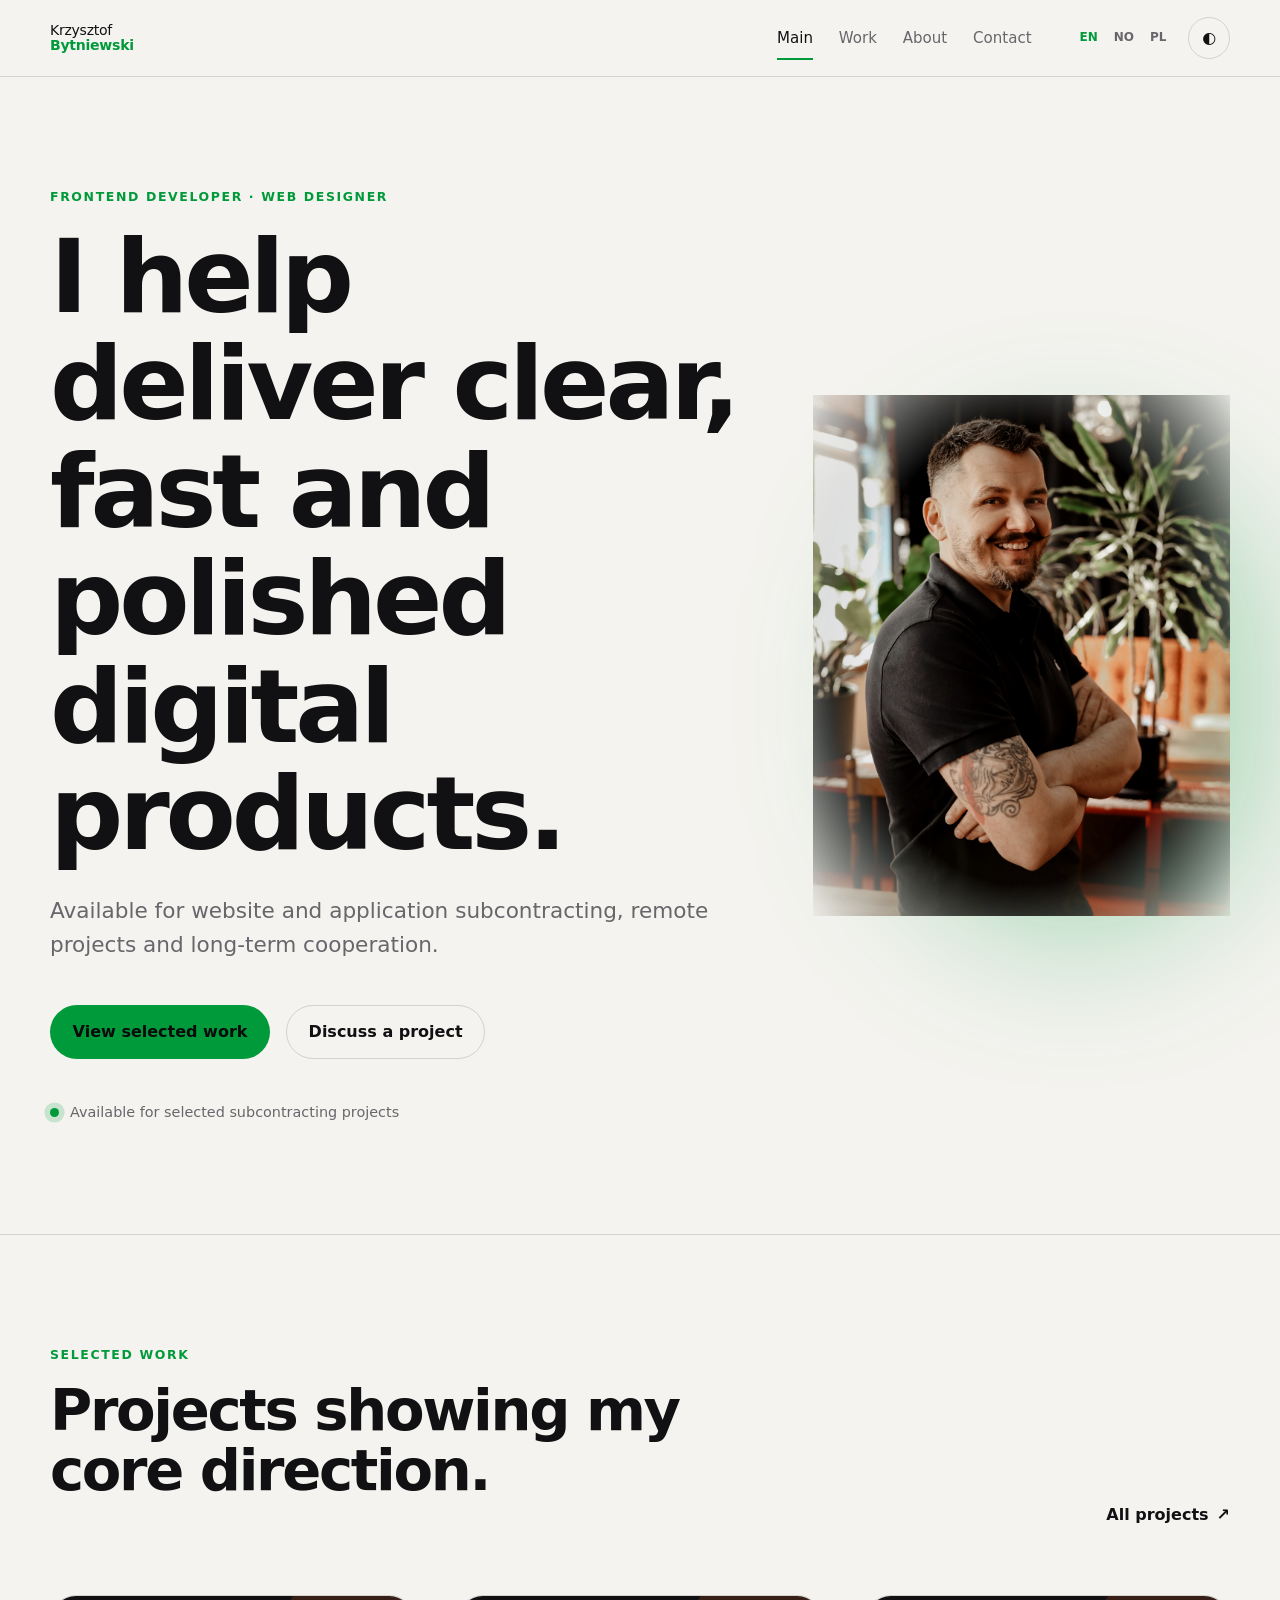
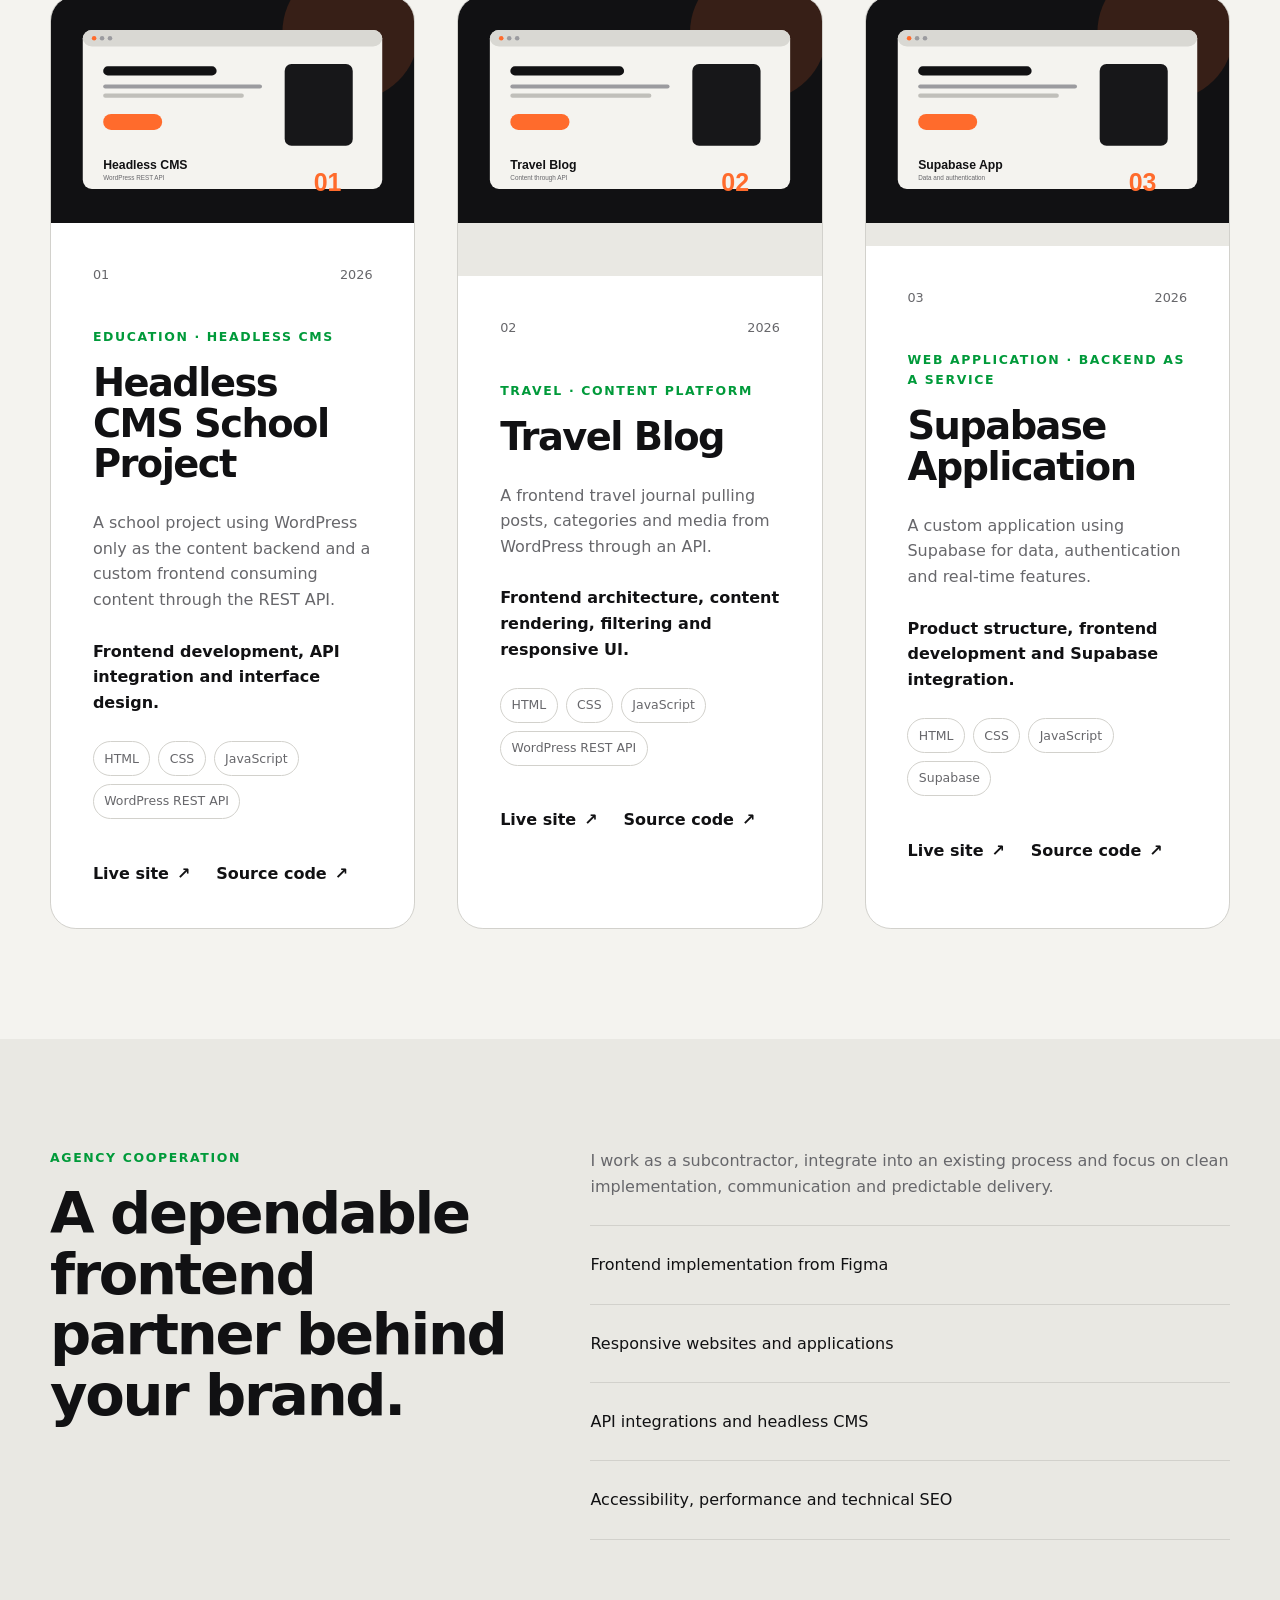
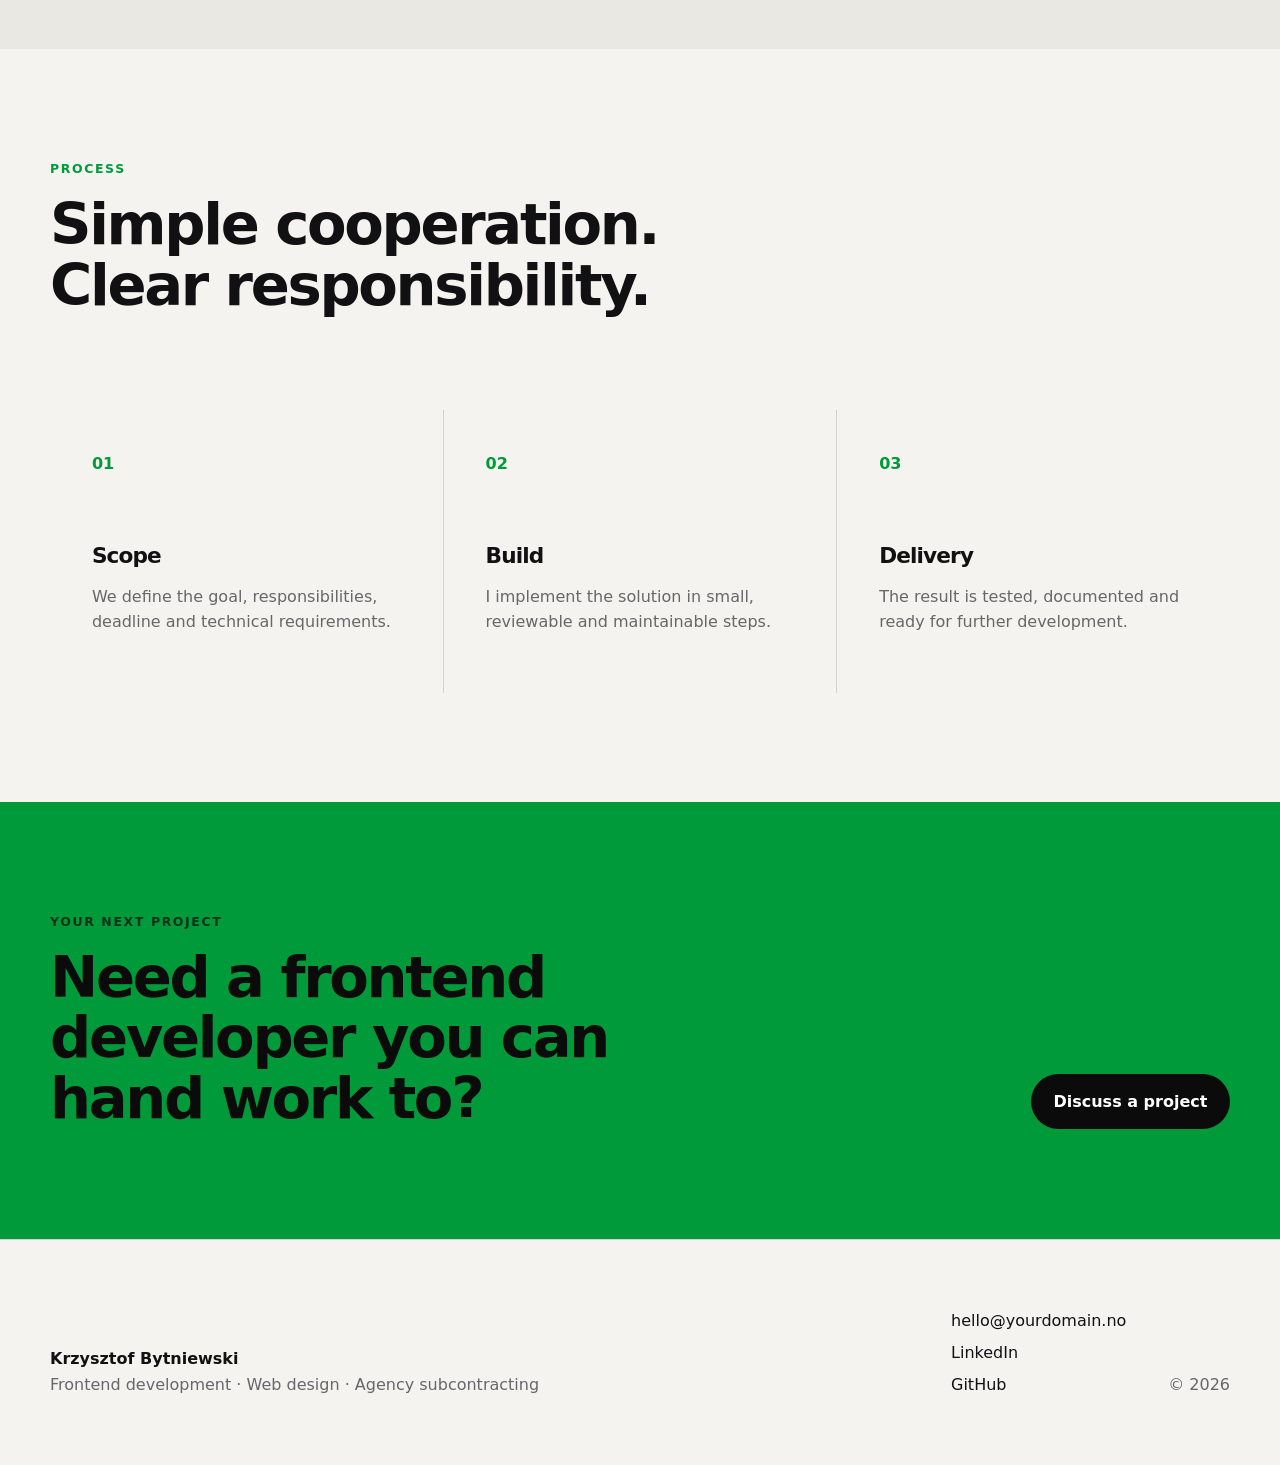
<file: index.html>
<!doctype html>
<html lang="en" data-theme="dark">
  <head>
    <meta charset="utf-8" />
    <meta name="viewport" content="width=device-width, initial-scale=1" />
    <meta
      name="description"
      content="Frontend developer and web designer available for agency subcontracting."
    />
    <title>Krzysztof Bytniewski — Frontend Developer</title>
    <link rel="icon" href="assets/images/favicon.svg" type="image/svg+xml" />
    <link rel="stylesheet" href="assets/css/styles.css" />
    <script src="assets/js/content.js" defer></script>
    <script src="assets/js/main.js" defer></script>
  </head>
  <body data-page="home">
    <a class="skip-link" href="#main-content" data-i18n="common.skip"
      >Skip to content</a
    >

    <header class="site-header" data-site-header></header>

    <main id="main-content">
      <section class="hero section">
        <div class="container hero__grid">
          <div class="hero__content">
            <p class="eyebrow" data-i18n="home.eyebrow">
              Frontend developer · Web designer
            </p>
            <h1 data-i18n="home.title">
              I deliver clear anf fast front-end products
            </h1>
            <p class="hero__lead" data-i18n="home.lead">
              Available for website and application subcontracting, remote
              projects and long-term cooperation.
            </p>

            <div class="button-row">
              <a
                class="button button--primary"
                href="work.html"
                data-i18n="common.viewWork"
                >View selected work</a
              >
              <a
                class="button button--ghost"
                href="contact.html"
                data-i18n="common.contactMe"
                >Discuss a project</a
              >
            </div>

            <div class="availability">
              <span class="availability__dot" aria-hidden="true"></span>
              <span data-i18n="home.availability"
                >Available for selected subcontracting projects</span
              >
            </div>
          </div>

          <div class="portrait portrait--home">
            <img
              src="assets/images/krzysztof-main.webp"
              alt="Portrait of Krzysztof Bytniewski"
              data-i18n-alt="home.photoAlt"
            />
          </div>
        </div>
      </section>

      <section class="section section--bordered">
        <div class="container">
          <div class="section-heading">
            <div>
              <p class="eyebrow" data-i18n="home.workEyebrow">Selected work</p>
              <h2 data-i18n="home.workTitle">
                Projects showing my core direction.
              </h2>
            </div>
            <a class="text-link" href="work.html" data-i18n="common.allProjects"
              >All projects</a
            >
          </div>

          <div class="project-grid" data-project-list data-limit="3"></div>
        </div>
      </section>

      <section class="section section--muted">
        <div class="container split">
          <div>
            <p class="eyebrow" data-i18n="home.cooperationEyebrow">
              Agency cooperation
            </p>
            <h2 data-i18n="home.cooperationTitle">
              A dependable frontend partner behind your brand.
            </h2>
          </div>

          <div class="stack">
            <p data-i18n="home.cooperationText">
              I work as a subcontractor, integrate into an existing process and
              focus on clean implementation, communication and predictable
              delivery.
            </p>

            <ul class="feature-list">
              <li data-i18n="home.cooperationItem1">
                Frontend implementation from Figma
              </li>
              <li data-i18n="home.cooperationItem2">
                Responsive websites and applications
              </li>
              <li data-i18n="home.cooperationItem3">
                API integrations and headless CMS
              </li>
              <li data-i18n="home.cooperationItem4">
                Accessibility, performance and technical SEO
              </li>
            </ul>
          </div>
        </div>
      </section>

      <section class="section">
        <div class="container">
          <div class="section-heading">
            <div>
              <p class="eyebrow" data-i18n="home.processEyebrow">Process</p>
              <h2 data-i18n="home.processTitle">
                Simple cooperation. Clear responsibility.
              </h2>
            </div>
          </div>

          <div class="process-grid">
            <article class="process-card">
              <span>01</span>
              <h3 data-i18n="home.process1Title">Scope</h3>
              <p data-i18n="home.process1Text">
                We define the goal, responsibilities, deadline and technical
                requirements.
              </p>
            </article>

            <article class="process-card">
              <span>02</span>
              <h3 data-i18n="home.process2Title">Build</h3>
              <p data-i18n="home.process2Text">
                I implement the solution in small, reviewable and maintainable
                steps.
              </p>
            </article>

            <article class="process-card">
              <span>03</span>
              <h3 data-i18n="home.process3Title">Delivery</h3>
              <p data-i18n="home.process3Text">
                The result is tested, documented and ready for further
                development.
              </p>
            </article>
          </div>
        </div>
      </section>

      <section class="cta section section--accent">
        <div class="container cta__inner">
          <div>
            <p class="eyebrow" data-i18n="common.nextProject">
              Your next project
            </p>
            <h2 data-i18n="home.ctaTitle">
              Need a frontend developer you can hand work to?
            </h2>
          </div>
          <a
            class="button button--dark"
            href="contact.html"
            data-i18n="common.contactMe"
            >Discuss a project</a
          >
        </div>
      </section>
    </main>

    <footer class="site-footer" data-site-footer></footer>
  </body>
</html>
</file>
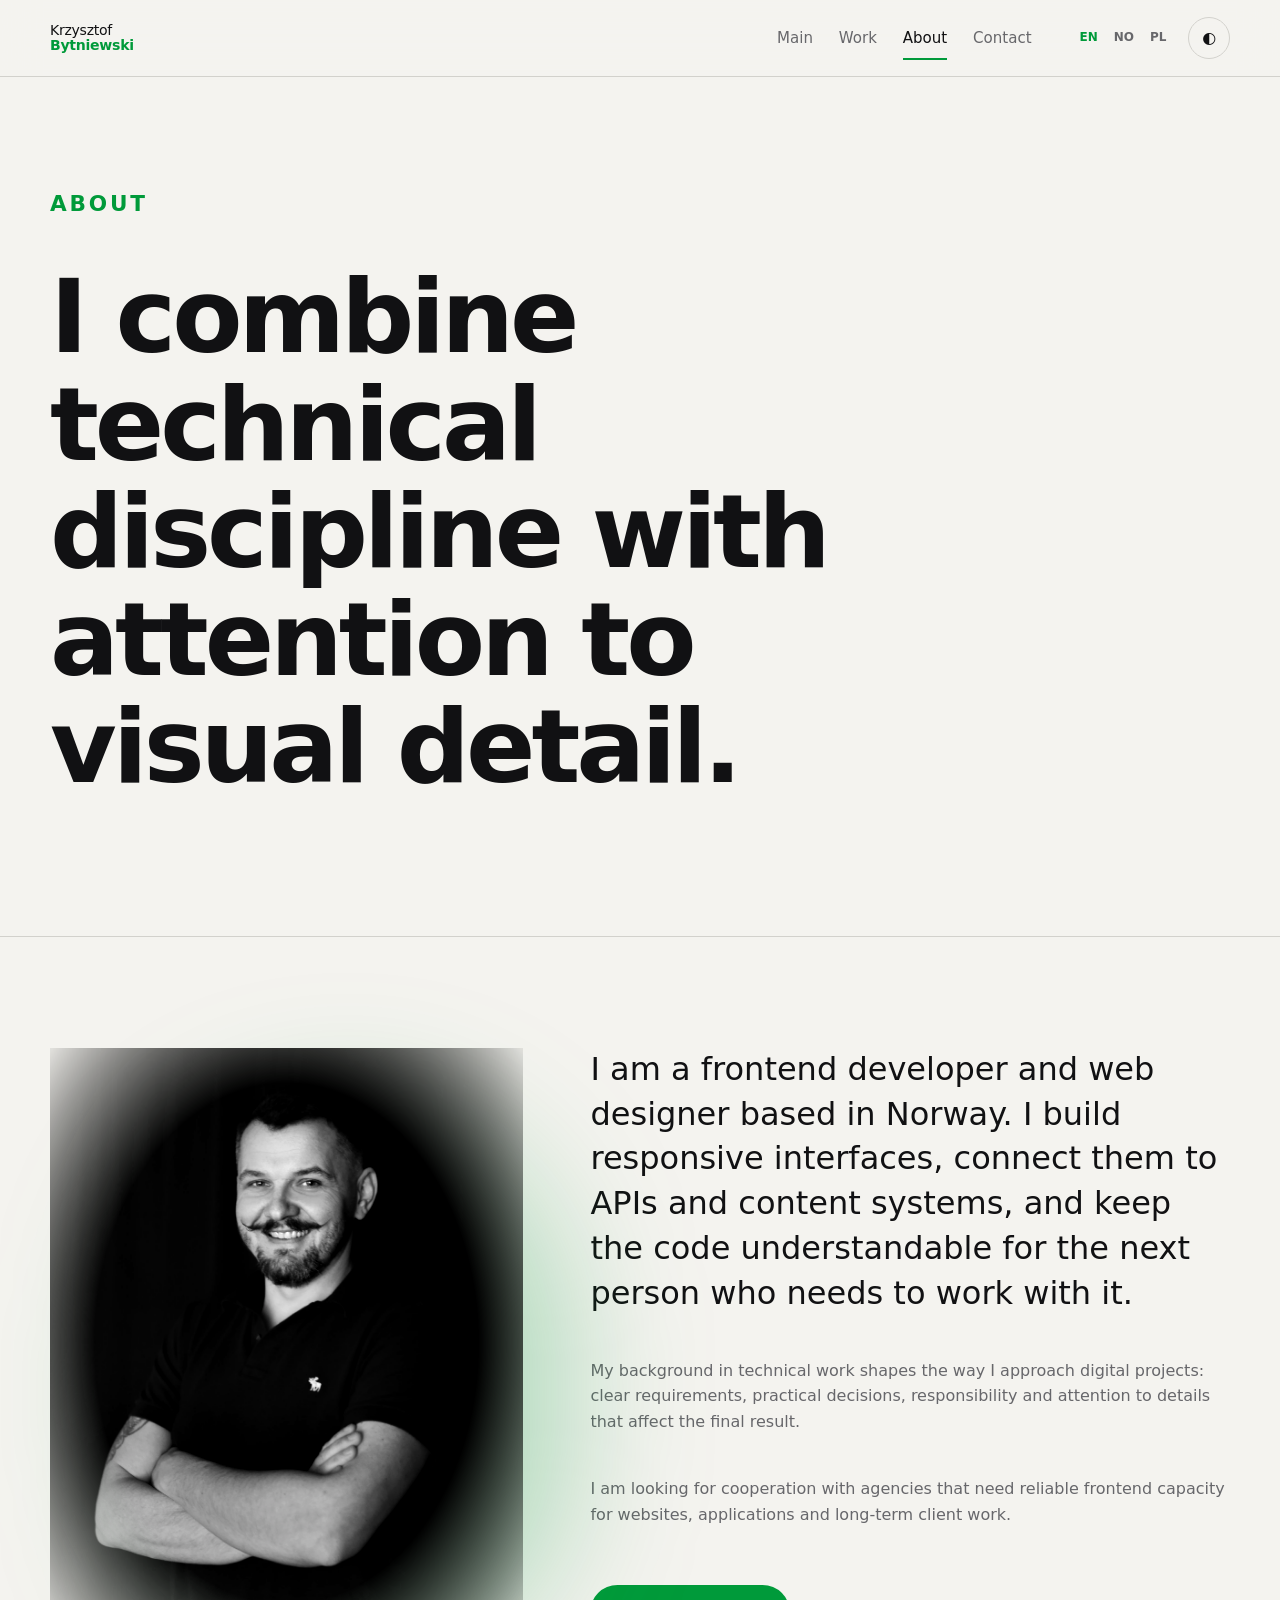
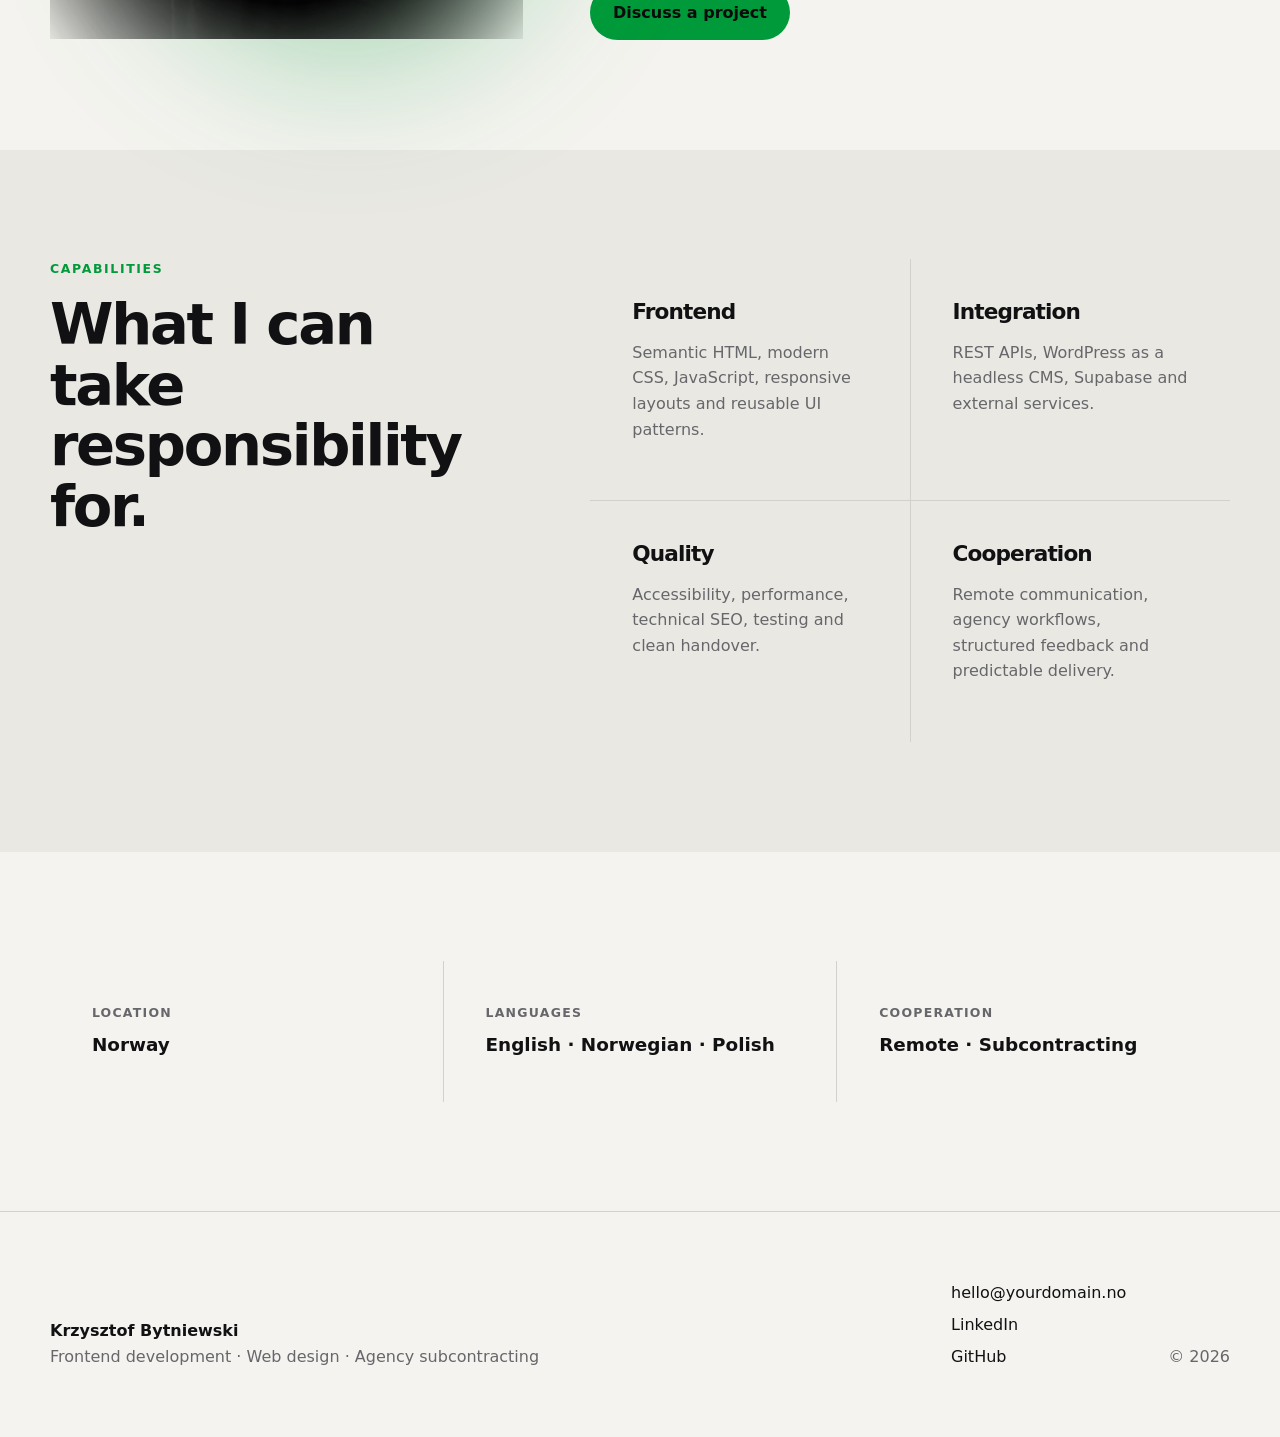
<file: about.html>
<!doctype html>
<html lang="en" data-theme="dark">
  <head>
    <meta charset="utf-8" />
    <meta name="viewport" content="width=device-width, initial-scale=1" />
    <meta
      name="description"
      content="About Krzysztof Bytniewski, frontend developer and web designer based in Norway."
    />
    <title>About — Krzysztof Bytniewski</title>
    <link rel="icon" href="assets/images/favicon.svg" type="image/svg+xml" />
    <link rel="stylesheet" href="assets/css/styles.css" />
    <script src="assets/js/content.js" defer></script>
    <script src="assets/js/main.js" defer></script>
  </head>
  <body data-page="about">
    <a class="skip-link" href="#main-content" data-i18n="common.skip"
      >Skip to content</a
    >
    <header class="site-header" data-site-header></header>

    <main id="main-content">
      <section class="page-hero section">
        <div class="container page-hero__inner">
          <p class="eyebrow" data-i18n="about.eyebrow">About</p>
          <h1 data-i18n="about.title">
            I combine technical discipline with attention to visual detail.
          </h1>
        </div>
      </section>

      <section class="section section--bordered">
        <div class="container about-grid">
          <div class="portrait portrait--about">
            <img
              src="assets/images/krzysztof-about.webp"
              alt="Krzysztof Bytniewski on a dark background"
              data-i18n-alt="about.photoAlt"
            />
          </div>

          <div class="stack stack--large">
            <p class="about-intro" data-i18n="about.intro">
              I am a frontend developer and web designer based in Norway. I
              build responsive interfaces, connect them to APIs and content
              systems, and keep the code understandable for the next person who
              needs to work with it.
            </p>

            <p data-i18n="about.text1">
              I gratuated Front End Development at NOROFF School of digital
              media. My background in technical work shapes the way I approach
              digital projects: clear requirements, practical decisions,
              responsibility and attention to details that affect the final
              result.
            </p>

            <p data-i18n="about.text2">
              I am looking for cooperation with agencies that need reliable
              frontend capacity for websites, applications and long-term client
              work.
            </p>

            <a
              class="button button--primary button--fit"
              href="contact.html"
              data-i18n="common.contactMe"
              >Discuss a project</a
            >
          </div>
        </div>
      </section>

      <section class="section section--muted">
        <div class="container split">
          <div>
            <p class="eyebrow" data-i18n="about.skillsEyebrow">Capabilities</p>
            <h2 data-i18n="about.skillsTitle">
              What I can take responsibility for.
            </h2>
          </div>

          <div class="skills-grid">
            <div>
              <h3 data-i18n="about.skill1Title">Frontend</h3>
              <p data-i18n="about.skill1Text">
                Semantic HTML, modern CSS, JavaScript, responsive layouts and
                reusable UI patterns.
              </p>
            </div>
            <div>
              <h3 data-i18n="about.skill2Title">Integration</h3>
              <p data-i18n="about.skill2Text">
                REST APIs, WordPress as a headless CMS, Supabase and external
                services.
              </p>
            </div>
            <div>
              <h3 data-i18n="about.skill3Title">Quality</h3>
              <p data-i18n="about.skill3Text">
                Accessibility, performance, technical SEO, testing and clean
                handover.
              </p>
            </div>
            <div>
              <h3 data-i18n="about.skill4Title">Cooperation</h3>
              <p data-i18n="about.skill4Text">
                Remote communication, agency workflows, structured feedback and
                predictable delivery.
              </p>
            </div>
          </div>
        </div>
      </section>

      <section class="section">
        <div class="container facts-grid">
          <div>
            <span data-i18n="about.fact1Label">Location</span>
            <strong data-i18n="about.fact1Value">Norway</strong>
          </div>
          <div>
            <span data-i18n="about.fact2Label">Languages</span>
            <strong data-i18n="about.fact2Value"
              >English · Norwegian · Polish</strong
            >
          </div>
          <div>
            <span data-i18n="about.fact3Label">Cooperation</span>
            <strong data-i18n="about.fact3Value"
              >Remote · Subcontracting</strong
            >
          </div>
        </div>
      </section>
    </main>

    <footer class="site-footer" data-site-footer></footer>
  </body>
</html>
</file>
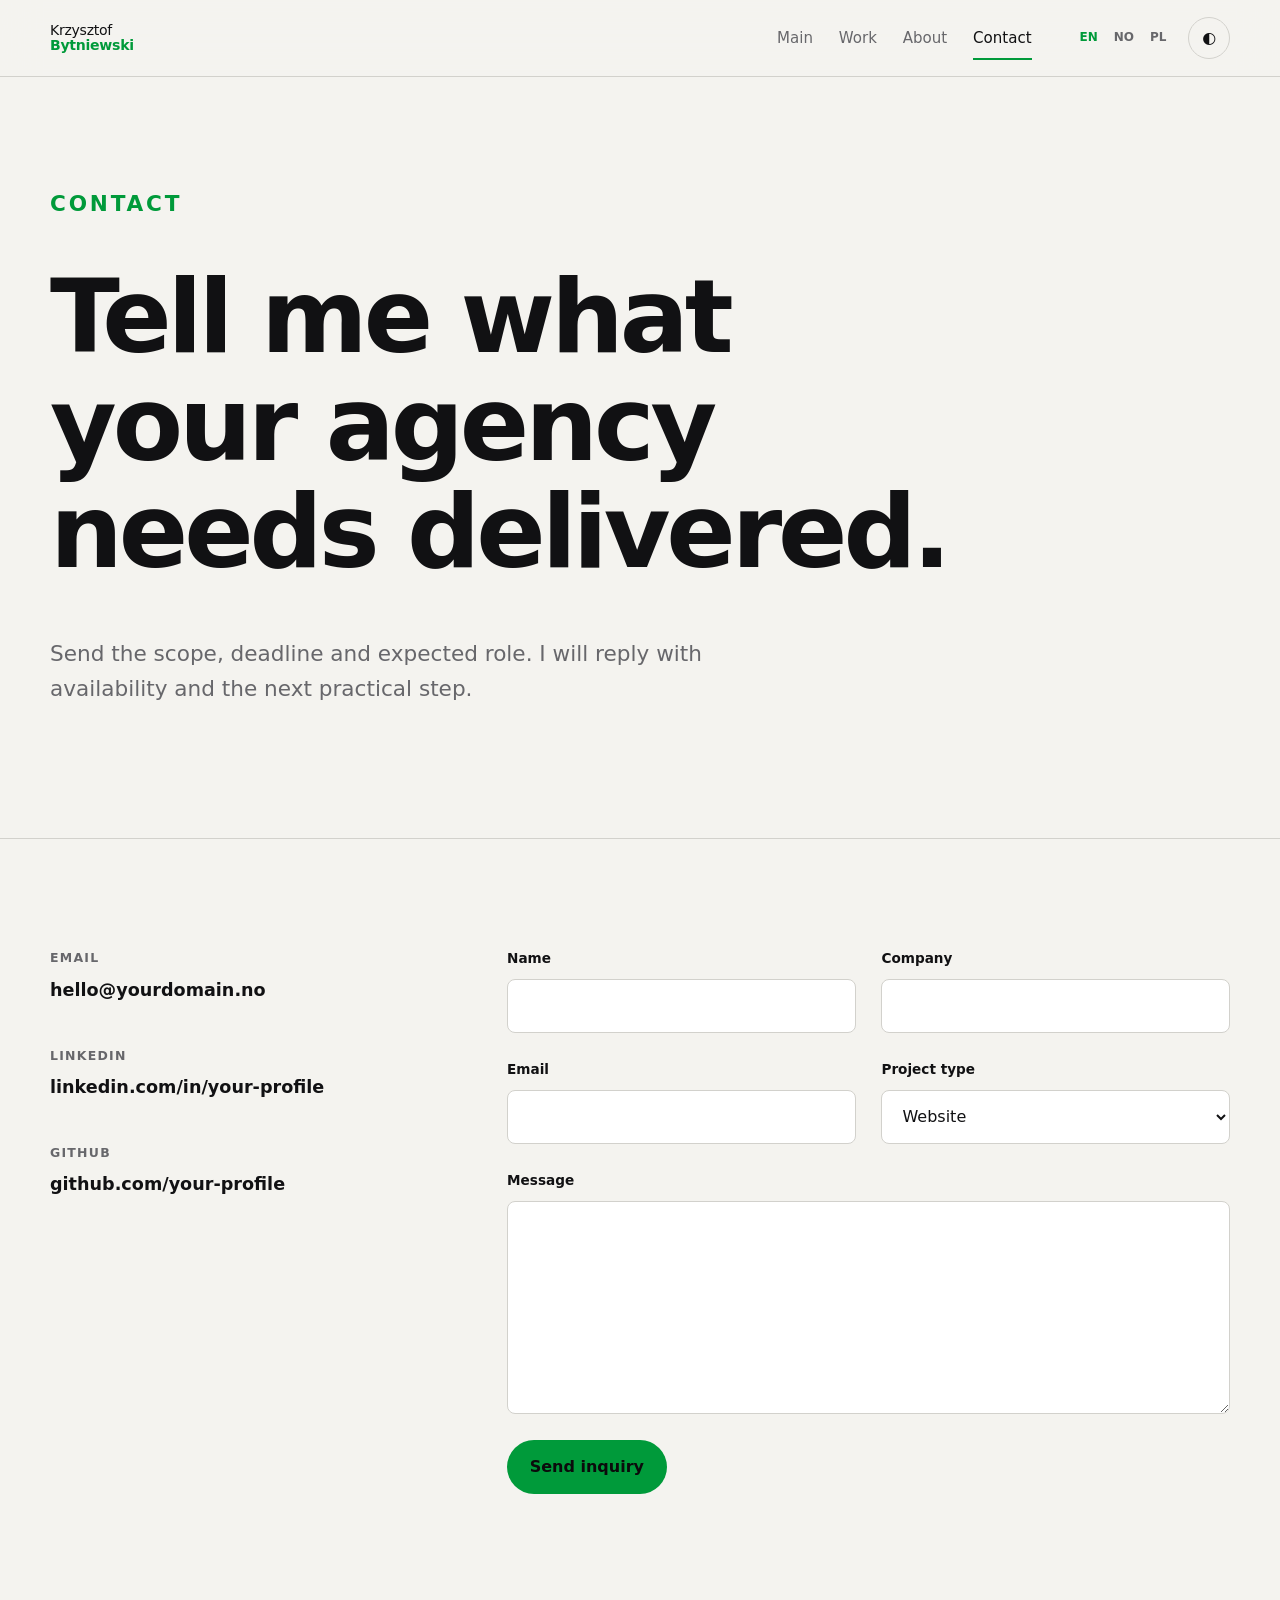
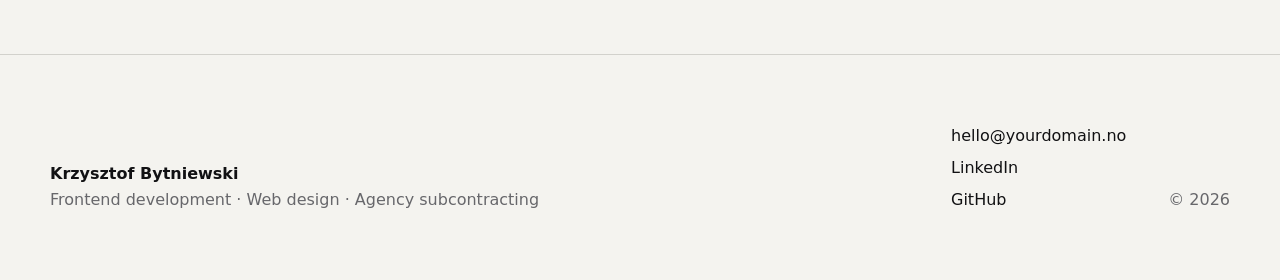
<file: contact.html>
<!doctype html>
<html lang="en" data-theme="dark">
<head>
  <meta charset="utf-8">
  <meta name="viewport" content="width=device-width, initial-scale=1">
  <meta name="description" content="Contact Krzysztof Bytniewski about frontend subcontracting and agency cooperation.">
  <title>Contact — Krzysztof Bytniewski</title>
  <link rel="icon" href="assets/images/favicon.svg" type="image/svg+xml">
  <link rel="stylesheet" href="assets/css/styles.css">
  <script src="assets/js/content.js" defer></script>
  <script src="assets/js/main.js" defer></script>
</head>
<body data-page="contact">
  <a class="skip-link" href="#main-content" data-i18n="common.skip">Skip to content</a>
  <header class="site-header" data-site-header></header>

  <main id="main-content">
    <section class="page-hero section">
      <div class="container page-hero__inner">
        <p class="eyebrow" data-i18n="contact.eyebrow">Contact</p>
        <h1 data-i18n="contact.title">Tell me what your agency needs delivered.</h1>
        <p data-i18n="contact.lead">
          Send the scope, deadline and expected role. I will reply with availability and the next practical step.
        </p>
      </div>
    </section>

    <section class="section section--bordered">
      <div class="container contact-grid">
        <div class="contact-details">
          <div>
            <span data-i18n="contact.emailLabel">Email</span>
            <a href="mailto:hello@yourdomain.no">hello@yourdomain.no</a>
          </div>
          <div>
            <span>LinkedIn</span>
            <a href="#" aria-label="LinkedIn profile">linkedin.com/in/your-profile</a>
          </div>
          <div>
            <span>GitHub</span>
            <a href="#" aria-label="GitHub profile">github.com/your-profile</a>
          </div>
        </div>

        <form class="contact-form" data-contact-form>
          <div class="form-field">
            <label for="name" data-i18n="contact.name">Name</label>
            <input id="name" name="name" type="text" autocomplete="name" required>
          </div>

          <div class="form-field">
            <label for="company" data-i18n="contact.company">Company</label>
            <input id="company" name="company" type="text" autocomplete="organization">
          </div>

          <div class="form-field">
            <label for="email" data-i18n="contact.email">Email</label>
            <input id="email" name="email" type="email" autocomplete="email" required>
          </div>

          <div class="form-field">
            <label for="projectType" data-i18n="contact.projectType">Project type</label>
            <select id="projectType" name="projectType">
              <option value="website" data-i18n="contact.optionWebsite">Website</option>
              <option value="application" data-i18n="contact.optionApplication">Application</option>
              <option value="subcontracting" data-i18n="contact.optionSubcontracting">Subcontracting</option>
              <option value="other" data-i18n="contact.optionOther">Other</option>
            </select>
          </div>

          <div class="form-field form-field--full">
            <label for="message" data-i18n="contact.message">Message</label>
            <textarea id="message" name="message" rows="7" required></textarea>
          </div>

          <button class="button button--primary button--fit" type="submit" data-i18n="contact.submit">
            Send inquiry
          </button>

          <p class="form-status" data-form-status aria-live="polite"></p>
        </form>
      </div>
    </section>
  </main>

  <footer class="site-footer" data-site-footer></footer>
</body>
</html>
</file>
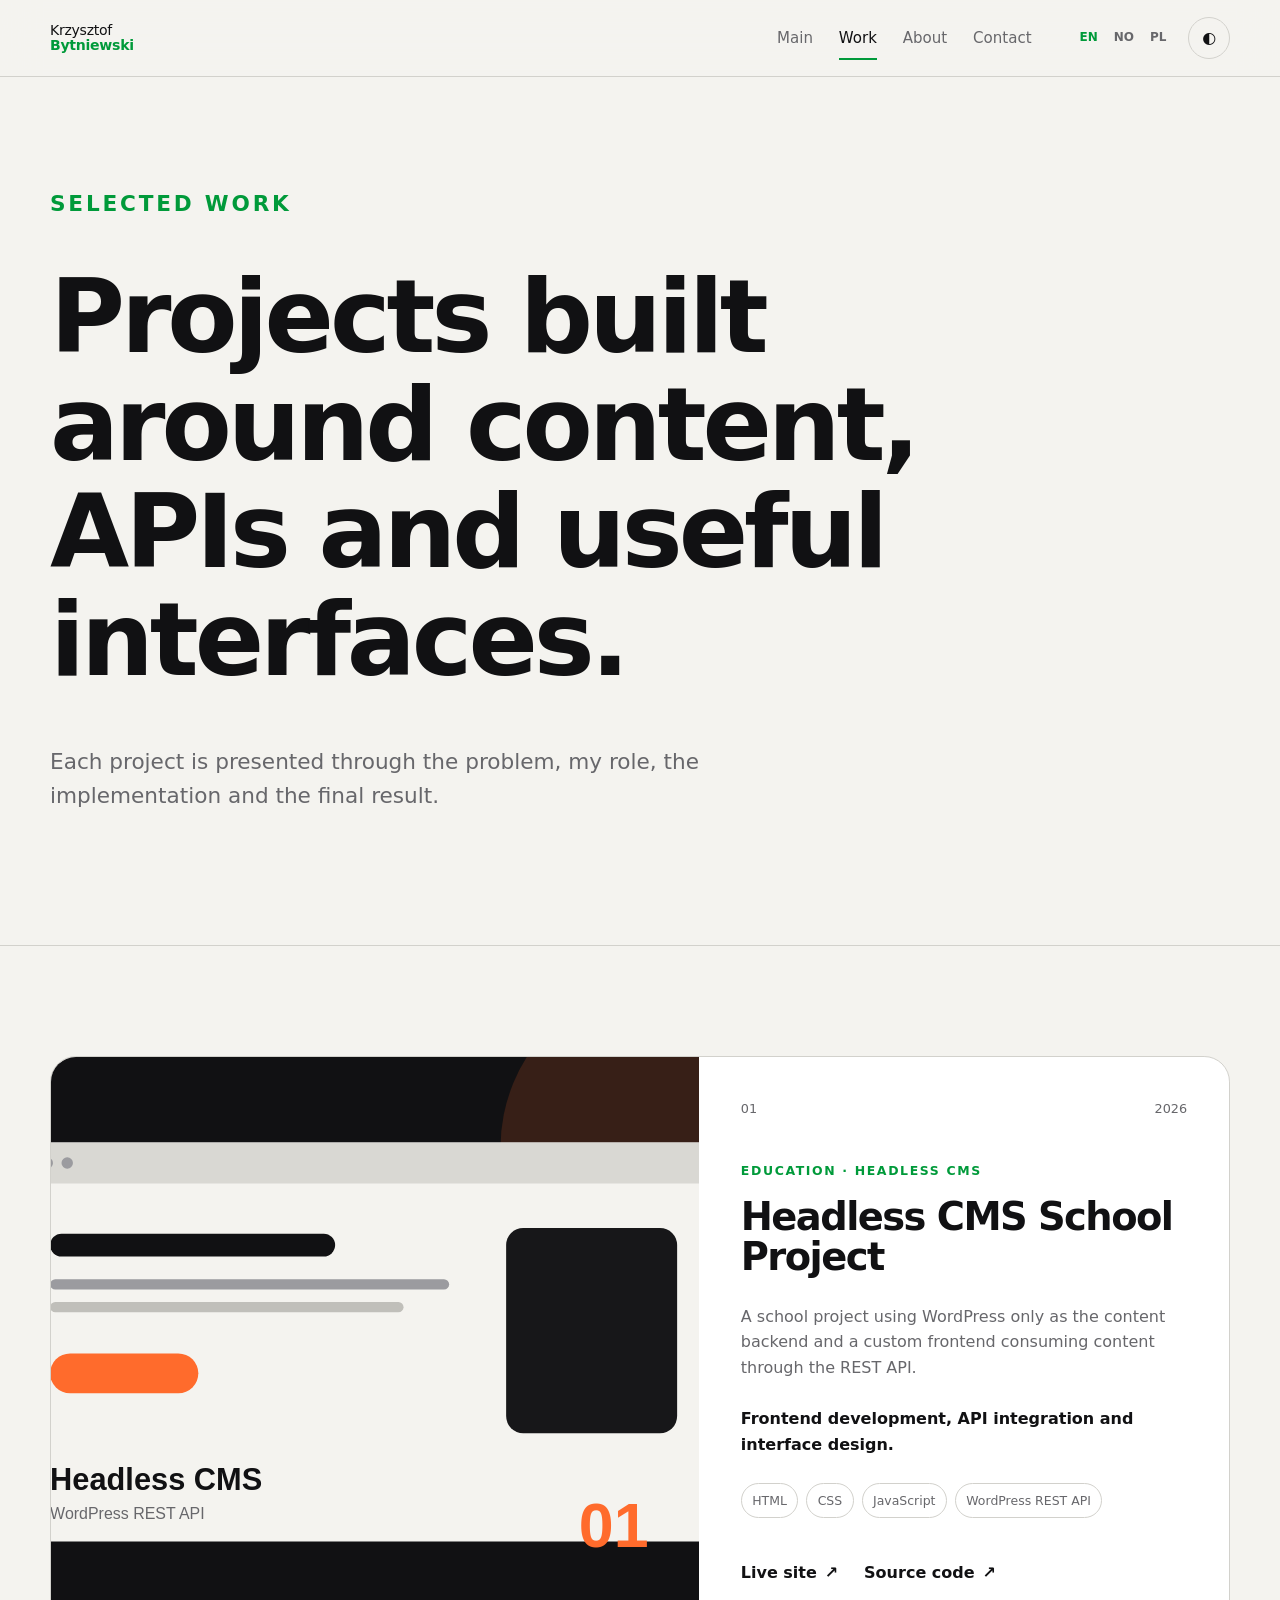
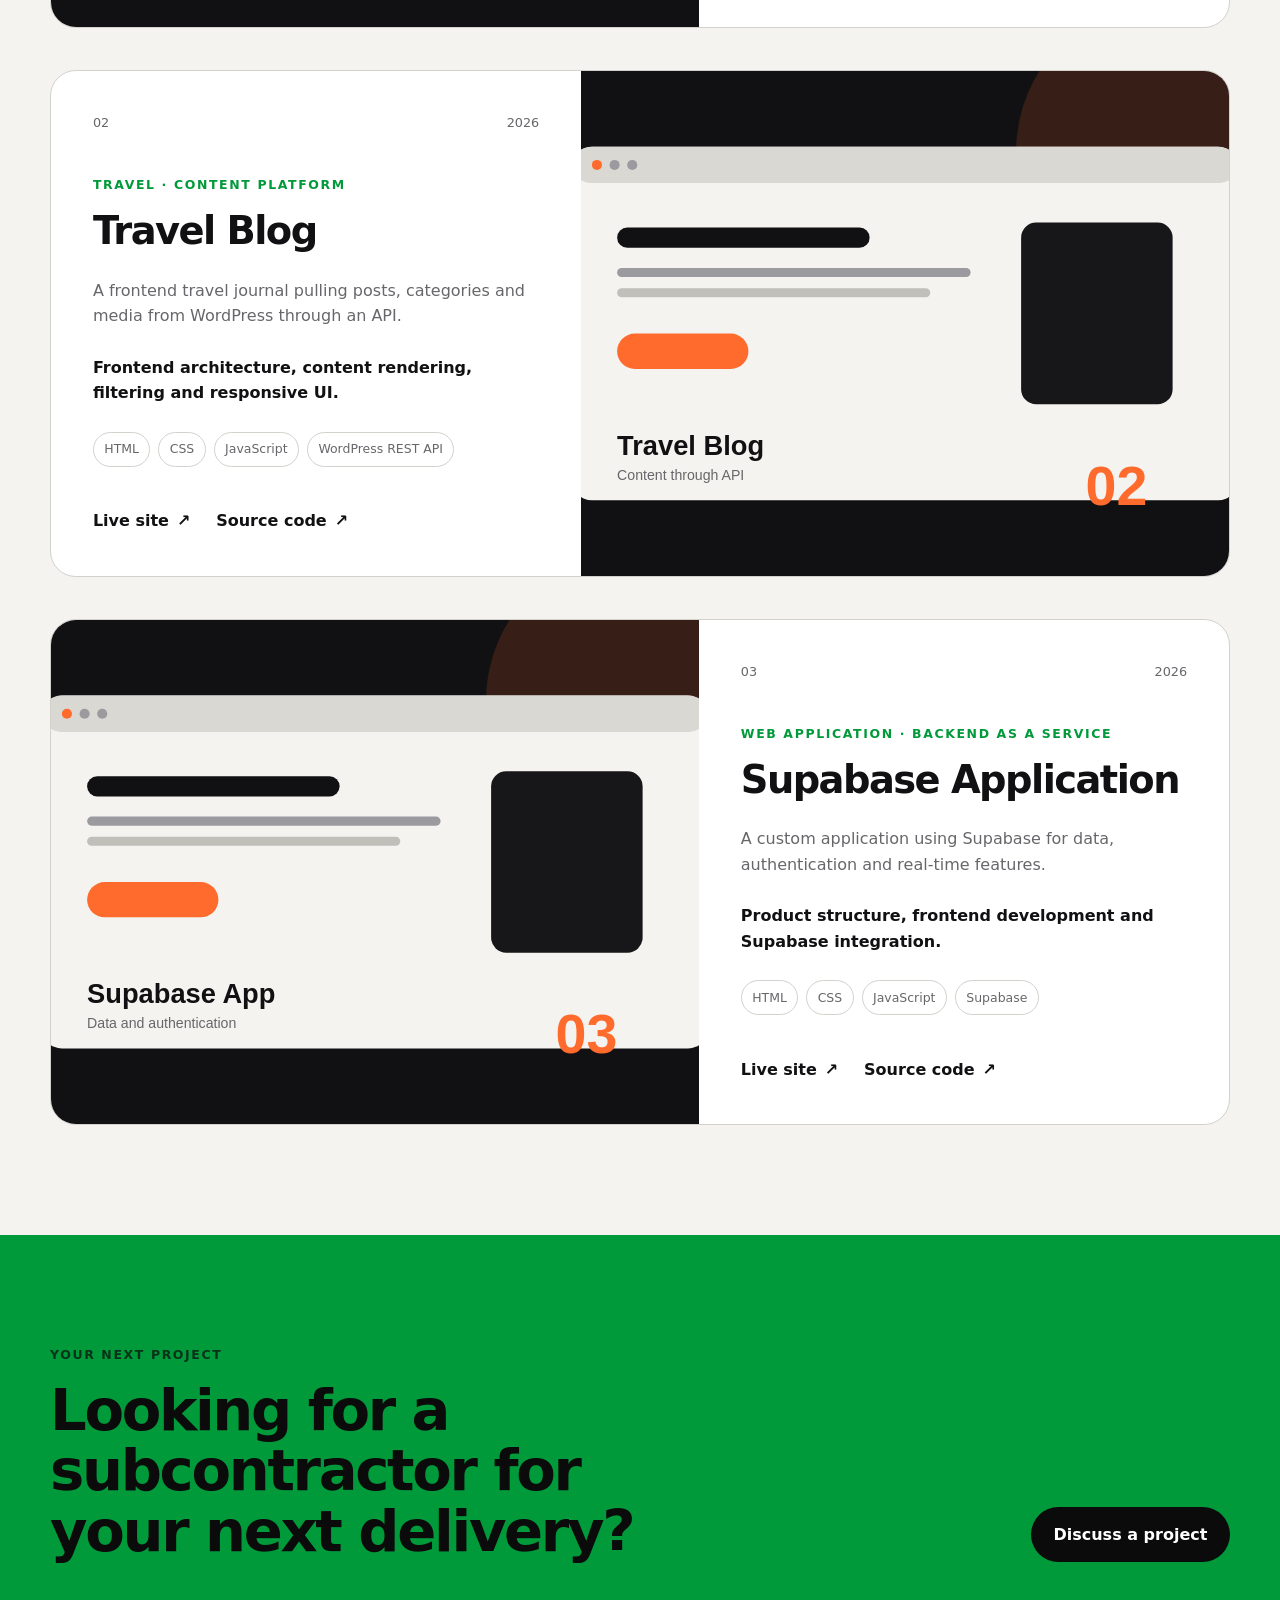
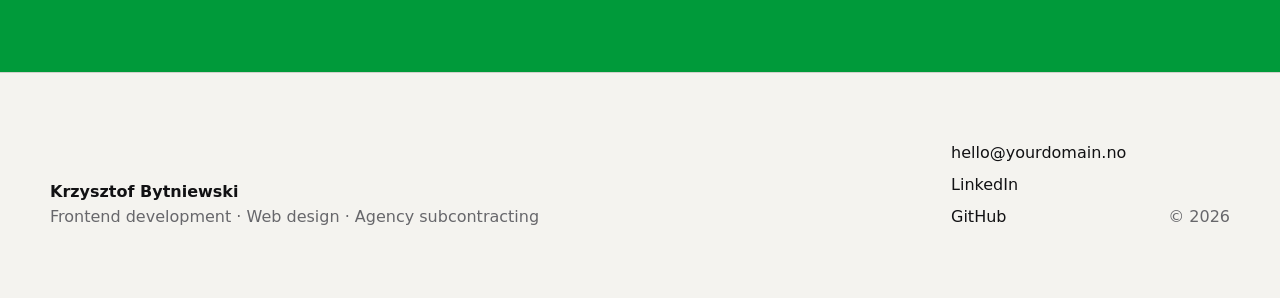
<file: work.html>
<!doctype html>
<html lang="en" data-theme="dark">
<head>
  <meta charset="utf-8">
  <meta name="viewport" content="width=device-width, initial-scale=1">
  <meta name="description" content="Selected frontend, headless CMS and Supabase projects by Krzysztof Bytniewski.">
  <title>Work — Krzysztof Bytniewski</title>
  <link rel="icon" href="assets/images/favicon.svg" type="image/svg+xml">
  <link rel="stylesheet" href="assets/css/styles.css">
  <script src="assets/js/content.js" defer></script>
  <script src="assets/js/main.js" defer></script>
</head>
<body data-page="work">
  <a class="skip-link" href="#main-content" data-i18n="common.skip">Skip to content</a>
  <header class="site-header" data-site-header></header>

  <main id="main-content">
    <section class="page-hero section">
      <div class="container page-hero__inner">
        <p class="eyebrow" data-i18n="work.eyebrow">Selected work</p>
        <h1 data-i18n="work.title">Projects built around content, APIs and useful interfaces.</h1>
        <p data-i18n="work.lead">
          Each project is presented through the problem, my role, the implementation and the final result.
        </p>
      </div>
    </section>

    <section class="section section--bordered">
      <div class="container">
        <div class="project-list project-list--large" data-project-list></div>
      </div>
    </section>

    <section class="cta section section--accent">
      <div class="container cta__inner">
        <div>
          <p class="eyebrow" data-i18n="common.nextProject">Your next project</p>
          <h2 data-i18n="work.ctaTitle">Looking for a subcontractor for your next delivery?</h2>
        </div>
        <a class="button button--dark" href="contact.html" data-i18n="common.contactMe">Discuss a project</a>
      </div>
    </section>
  </main>

  <footer class="site-footer" data-site-footer></footer>
</body>
</html>
</file>
<file: assets/css/styles.css>
/*
  PORTFOLIO STYLES
  Edit the variables below to quickly change the visual system.
*/

/* 1. DESIGN TOKENS */
:root {
  --font-sans:
    Inter, ui-sans-serif, system-ui, -apple-system, BlinkMacSystemFont,
    'Segoe UI', sans-serif;

  --accent: #009a3a;
  --accent-strong: #e95316;

  --page-bg: #0b0b0c;
  --surface: #111113;
  --surface-muted: #161618;
  --text: #f4f3ef;
  --text-muted: #9b9b9f;
  --border: #2b2b2f;
  --button-text: #0b0b0c;

  --container: 1180px;
  --space-xs: 0.5rem;
  --space-sm: 1rem;
  --space-md: 1.618rem;
  --space-lg: 2.618rem;
  --space-xl: 4.236rem;
  --space-2xl: 6.854rem;

  --radius-sm: 0.5rem;
  --radius-md: 1rem;
  --radius-lg: 1.618rem;

  --transition: 180ms ease;
}

html[data-theme='light'] {
  --page-bg: #f4f3ef;
  --surface: #ffffff;
  --surface-muted: #e9e8e3;
  --text: #111113;
  --text-muted: #67676b;
  --border: #d2d1cc;
  --button-text: #ffffff;
}

/* 2. BASE */
*,
*::before,
*::after {
  box-sizing: border-box;
}

html {
  scroll-behavior: smooth;
}

body {
  margin: 0;
  min-width: 320px;
  background: var(--page-bg);
  color: var(--text);
  font-family: var(--font-sans);
  line-height: 1.6;
  transition:
    background-color var(--transition),
    color var(--transition);
}

body.menu-open {
  overflow: hidden;
}

img {
  display: block;
  max-width: 100%;
}

a {
  color: inherit;
  text-decoration: none;
}

button,
input,
select,
textarea {
  font: inherit;
}

button {
  color: inherit;
}

h1,
h2,
h3,
p {
  margin-top: 0;
}

h1,
h2,
h3 {
  line-height: 1.05;
  letter-spacing: -0.04em;
}

h1 {
  max-width: 15ch;
  margin-bottom: var(--space-md);
  font-size: clamp(3rem, 8vw, 7rem);
  font-weight: 650;
}

h2 {
  max-width: 16ch;
  margin-bottom: var(--space-md);
  font-size: clamp(2rem, 4.5vw, 4.2rem);
  font-weight: 620;
}

h3 {
  margin-bottom: var(--space-sm);
  font-size: 1.35rem;
}

p {
  color: var(--text-muted);
}

ul {
  margin: 0;
  padding: 0;
  list-style: none;
}

::selection {
  background: var(--accent);
  color: #0b0b0c;
}

:focus-visible {
  outline: 2px solid var(--accent);
  outline-offset: 4px;
}

.container {
  width: min(calc(100% - 2rem), var(--container));
  margin-inline: auto;
}

.section {
  padding-block: var(--space-2xl);
}

.section--bordered {
  border-top: 1px solid var(--border);
}

.section--muted {
  background: var(--surface-muted);
}

.section--accent {
  background: var(--accent);
  color: #0b0b0c;
}

.section--accent p,
.section--accent .eyebrow {
  color: rgba(11, 11, 12, 0.72);
}

.stack > * + * {
  margin-top: var(--space-md);
}

.stack--large > * + * {
  margin-top: var(--space-lg);
}

.sr-only,
.skip-link {
  position: absolute;
  width: 1px;
  height: 1px;
  overflow: hidden;
  clip: rect(0 0 0 0);
  white-space: nowrap;
}

.skip-link:focus {
  z-index: 999;
  top: 1rem;
  left: 1rem;
  width: auto;
  height: auto;
  padding: 0.75rem 1rem;
  clip: auto;
  background: var(--accent);
  color: #0b0b0c;
}

/* 3. HEADER */
.site-header {
  position: sticky;
  z-index: 100;
  top: 0;
  border-bottom: 1px solid var(--border);
  background: color-mix(in srgb, var(--page-bg) 88%, transparent);
  backdrop-filter: blur(18px);
}

.header__inner {
  display: flex;
  min-height: 76px;
  align-items: center;
  justify-content: space-between;
  gap: var(--space-md);
}

.brand {
  display: inline-flex;
  flex-direction: column;
  font-size: 0.88rem;
  line-height: 1.05;
  letter-spacing: -0.02em;
}

.brand strong {
  color: var(--accent);
}

.header__panel,
.main-nav,
.header__tools,
.language-switcher {
  display: flex;
  align-items: center;
}

.header__panel {
  gap: var(--space-lg);
}

.main-nav {
  gap: var(--space-md);
}

.main-nav a {
  position: relative;
  padding-block: 0.35rem;
  color: var(--text-muted);
  font-size: 0.94rem;
}

.main-nav a:hover,
.main-nav a[aria-current='page'] {
  color: var(--text);
}

.main-nav a[aria-current='page']::after {
  position: absolute;
  right: 0;
  bottom: -0.25rem;
  left: 0;
  height: 2px;
  background: var(--accent);
  content: '';
}

.header__tools {
  gap: var(--space-sm);
}

.language-switcher {
  gap: 0.25rem;
}

.language-switcher button {
  border: 0;
  background: transparent;
  color: var(--text-muted);
  cursor: pointer;
  font-size: 0.75rem;
  font-weight: 700;
}

.language-switcher button[aria-pressed='true'] {
  color: var(--accent);
}

.icon-button {
  display: inline-grid;
  width: 2.6rem;
  height: 2.6rem;
  place-items: center;
  border: 1px solid var(--border);
  border-radius: 999px;
  background: transparent;
  cursor: pointer;
}

.icon-button:hover {
  border-color: var(--accent);
}

.menu-toggle {
  display: none;
}

/* 4. BUTTONS AND LINKS */
.button-row {
  display: flex;
  flex-wrap: wrap;
  gap: var(--space-sm);
  margin-top: var(--space-lg);
}

.button {
  display: inline-flex;
  min-height: 3.25rem;
  align-items: center;
  justify-content: center;
  padding: 0.85rem 1.35rem;
  border: 1px solid transparent;
  border-radius: 999px;
  font-weight: 700;
  transition:
    transform var(--transition),
    background-color var(--transition),
    border-color var(--transition);
}

.button:hover {
  transform: translateY(-2px);
}

.button--primary {
  background: var(--accent);
  color: #0b0b0c;
}

.button--primary:hover {
  background: var(--accent-strong);
}

.button--ghost {
  border-color: var(--border);
}

.button--ghost:hover {
  border-color: var(--accent);
}

.button--dark {
  background: #0b0b0c;
  color: #ffffff;
}

.button--fit {
  width: fit-content;
}

.text-link {
  display: inline-flex;
  align-items: center;
  gap: 0.5rem;
  font-weight: 700;
}

.text-link::after {
  content: '↗';
}

.text-link:hover {
  color: var(--accent);
}

/* 5. HERO */
.hero {
  display: grid;
  min-height: calc(100svh - 76px);
  align-items: center;
}

.hero__grid {
  display: grid;
  align-items: center;
  gap: var(--space-xl);
  grid-template-columns: 1.25fr 0.75fr;
}

.hero__lead,
.page-hero p {
  max-width: 56ch;
  font-size: clamp(1.05rem, 2vw, 1.35rem);
}

.eyebrow {
  margin-bottom: var(--space-sm);
  color: var(--accent);
  font-size: 0.78rem;
  font-weight: 800;
  letter-spacing: 0.13em;
  text-transform: uppercase;
}

.availability {
  display: flex;
  align-items: center;
  gap: 0.7rem;
  margin-top: var(--space-lg);
  color: var(--text-muted);
  font-size: 0.9rem;
}

.availability__dot {
  width: 0.55rem;
  height: 0.55rem;
  border-radius: 999px;
  background: var(--accent);
  box-shadow: 0 0 0 0.35rem color-mix(in srgb, var(--accent) 18%, transparent);
}

.portrait {
  position: relative;
  isolation: isolate;
}

.portrait::after {
  position: absolute;
  z-index: -1;
  inset: 12% -8% -5% 18%;
  border-radius: 999px;
  background: color-mix(in srgb, var(--accent) 30%, transparent);
  filter: blur(70px);
  content: '';
}

.portrait img {
  width: 100%;
  aspect-ratio: 4 / 5;
  object-fit: cover;
  object-position: center;
  filter: saturate(0.8) contrast(1.08);
  mask-image: radial-gradient(
    ellipse 70% 76% at center,
    #000 58%,
    transparent 100%
  );
  -webkit-mask-image: radial-gradient(
    ellipse 70% 76% at center,
    #000 58%,
    transparent 100%
  );
}

.page-hero__inner {
  display: grid;
  gap: var(--space-md);
}

.page-hero h1 {
  max-width: 13ch;
}

/* 6. SECTIONS */
.section-heading {
  display: flex;
  align-items: end;
  justify-content: space-between;
  gap: var(--space-lg);
  margin-bottom: var(--space-xl);
}

.split {
  display: grid;
  gap: var(--space-xl);
  grid-template-columns: 0.85fr 1.15fr;
}

.feature-list {
  display: grid;
  gap: 0;
  border-top: 1px solid var(--border);
}

.feature-list li {
  padding-block: var(--space-md);
  border-bottom: 1px solid var(--border);
}

.process-grid,
.skills-grid,
.facts-grid {
  display: grid;
  gap: 1px;
  background: var(--border);
}

.process-grid {
  grid-template-columns: repeat(3, 1fr);
}

.process-card,
.skills-grid > div,
.facts-grid > div {
  padding: var(--space-lg);
  background: var(--page-bg);
}

.process-card span {
  display: block;
  margin-bottom: var(--space-xl);
  color: var(--accent);
  font-weight: 800;
}

.skills-grid {
  grid-template-columns: repeat(2, 1fr);
}

.skills-grid > div {
  background: var(--surface-muted);
}

.facts-grid {
  grid-template-columns: repeat(3, 1fr);
}

.facts-grid span,
.contact-details span {
  display: block;
  margin-bottom: 0.45rem;
  color: var(--text-muted);
  font-size: 0.78rem;
  font-weight: 800;
  letter-spacing: 0.1em;
  text-transform: uppercase;
}

.facts-grid strong {
  font-size: 1.15rem;
}

.cta__inner {
  display: flex;
  align-items: end;
  justify-content: space-between;
  gap: var(--space-lg);
}

.cta h2 {
  max-width: 16ch;
  margin-bottom: 0;
}

/* 7. PROJECTS */
.project-grid,
.project-list {
  display: grid;
  gap: var(--space-lg);
}

.project-grid {
  grid-template-columns: repeat(3, 1fr);
}

.project-card {
  display: grid;
  overflow: hidden;
  border: 1px solid var(--border);
  border-radius: var(--radius-lg);
  background: var(--surface);
}

.project-card__visual {
  display: block;
  overflow: hidden;
  background: var(--surface-muted);
}

.project-card__visual img {
  width: 100%;
  aspect-ratio: 16 / 10;
  object-fit: cover;
  transition: transform 400ms ease;
}

.project-card:hover .project-card__visual img {
  transform: scale(1.025);
}

.project-card__content {
  padding: var(--space-lg);
}

.project-card__content h2 {
  max-width: 18ch;
  font-size: clamp(1.7rem, 3vw, 2.4rem);
}

.project-card__meta {
  display: flex;
  justify-content: space-between;
  margin-bottom: var(--space-lg);
  color: var(--text-muted);
  font-size: 0.8rem;
}

.project-card__role {
  margin-top: var(--space-md);
}

.project-card__role strong {
  color: var(--text);
}

.tag-list {
  display: flex;
  flex-wrap: wrap;
  gap: 0.5rem;
  margin-top: var(--space-md);
}

.tag-list li {
  padding: 0.4rem 0.65rem;
  border: 1px solid var(--border);
  border-radius: 999px;
  color: var(--text-muted);
  font-size: 0.78rem;
}

.project-card__links {
  display: flex;
  flex-wrap: wrap;
  gap: var(--space-md);
  margin-top: var(--space-lg);
}

.project-list--large .project-card {
  grid-template-columns: 1.1fr 0.9fr;
}

.project-list--large .project-card:nth-child(even) {
  grid-template-columns: 0.9fr 1.1fr;
}

.project-list--large .project-card:nth-child(even) .project-card__visual {
  order: 2;
}

.project-list--large .project-card__visual img {
  height: 100%;
  min-height: 430px;
  aspect-ratio: auto;
}

/* 8. ABOUT */
.about-grid {
  display: grid;
  align-items: center;
  gap: var(--space-xl);
  grid-template-columns: 0.85fr 1.15fr;
}

.about-intro {
  color: var(--text);
  font-size: clamp(1.35rem, 2.6vw, 2rem);
  line-height: 1.4;
}

/* 9. CONTACT */
.contact-grid {
  display: grid;
  gap: var(--space-xl);
  grid-template-columns: 0.7fr 1.3fr;
}

.contact-details {
  display: grid;
  align-content: start;
  gap: var(--space-lg);
}

.contact-details a {
  font-size: 1.1rem;
  font-weight: 700;
}

.contact-details a:hover {
  color: var(--accent);
}

.contact-form {
  display: grid;
  gap: var(--space-md);
  grid-template-columns: repeat(2, 1fr);
}

.form-field {
  display: grid;
  gap: 0.55rem;
}

.form-field--full,
.form-status {
  grid-column: 1 / -1;
}

.form-field label {
  font-size: 0.85rem;
  font-weight: 700;
}

.form-field input,
.form-field select,
.form-field textarea {
  width: 100%;
  border: 1px solid var(--border);
  border-radius: var(--radius-sm);
  outline: 0;
  background: var(--surface);
  color: var(--text);
}

.form-field input,
.form-field select {
  min-height: 3.4rem;
  padding-inline: 1rem;
}

.form-field textarea {
  padding: 1rem;
  resize: vertical;
}

.form-field input:focus,
.form-field select:focus,
.form-field textarea:focus {
  border-color: var(--accent);
}

.form-status {
  min-height: 1.5rem;
  margin: 0;
}

/* 10. FOOTER */
.site-footer {
  border-top: 1px solid var(--border);
}

.footer__inner {
  display: grid;
  align-items: end;
  gap: var(--space-lg);
  padding-block: var(--space-xl);
  grid-template-columns: 1fr auto auto;
}

.footer__inner p {
  margin-bottom: 0;
}

.footer__links {
  display: grid;
  gap: 0.4rem;
}

.footer__links a:hover {
  color: var(--accent);
}

/* 11. RESPONSIVE */
@media (max-width: 960px) {
  .hero__grid,
  .split,
  .about-grid,
  .contact-grid {
    grid-template-columns: 1fr;
  }

  .hero__content {
    order: 1;
  }

  .portrait--home {
    width: min(100%, 520px);
    margin-inline: auto;
  }

  .project-grid {
    grid-template-columns: 1fr;
  }

  .project-list--large .project-card,
  .project-list--large .project-card:nth-child(even) {
    grid-template-columns: 1fr;
  }

  .project-list--large .project-card:nth-child(even) .project-card__visual {
    order: 0;
  }

  .project-list--large .project-card__visual img {
    min-height: 0;
    aspect-ratio: 16 / 10;
  }

  .process-grid,
  .facts-grid {
    grid-template-columns: 1fr;
  }

  .footer__inner {
    grid-template-columns: 1fr;
  }
}

@media (max-width: 760px) {
  :root {
    --space-2xl: 4.8rem;
  }

  h1 {
    font-size: clamp(2.8rem, 15vw, 4.8rem);
  }

  .menu-toggle {
    display: inline-grid;
  }

  .menu-toggle__line {
    display: block;
    width: 1rem;
    height: 1px;
    background: currentColor;
  }

  .header__panel {
    position: fixed;
    top: 77px;
    right: 0;
    bottom: 0;
    left: 0;
    display: none;
    align-items: stretch;
    flex-direction: column;
    padding: var(--space-lg);
    background: var(--page-bg);
  }

  .header__panel.is-open {
    display: flex;
    background: var(--page-bg);
  }

  .main-nav {
    align-items: stretch;
    flex-direction: column;
    gap: 0;
  }

  .main-nav a {
    padding-block: var(--space-md);
    border-bottom: 1px solid var(--border);
    font-size: 1.5rem;
  }

  .header__tools {
    margin-top: auto;
    justify-content: space-between;
  }

  .section-heading,
  .cta__inner {
    align-items: start;
    flex-direction: column;
  }

  .skills-grid,
  .contact-form {
    grid-template-columns: 1fr;
  }

  .form-field--full,
  .form-status {
    grid-column: auto;
  }

  .project-card__content {
    padding: var(--space-md);
  }

  .site-header {
    background: var(--surface);
    backdrop-filter: none;
  }

  .site-header .header__panel.is-open {
    background: var(--surface);
    background-color: var(--surface);
    opacity: 1;
  }
  .hero {
    min-height: auto;
    padding-block: 5rem;
    overflow: hidden;
  }

  .hero__grid {
    position: relative;
    display: block;
  }

  .hero__content {
    position: relative;
    z-index: 2;
    order: 0;
  }

  .hero h1 {
    max-width: 11ch;
    font-size: clamp(3rem, 14vw, 4.8rem);
  }

  .hero__lead {
    max-width: 32rem;
    padding-right: 2rem;
  }

  .portrait--home {
    position: absolute;
    right: -4rem;
    bottom: -3rem;
    z-index: 1;

    width: min(60vw, 280px);
    margin: 0;

    opacity: 0.35;
    pointer-events: none;
  }

  .portrait--home img {
    aspect-ratio: 4 / 5;
    object-fit: cover;

    mask-image: linear-gradient(
      to bottom,
      transparent 0%,
      black 20%,
      black 65%,
      transparent 100%
    );

    -webkit-mask-image: linear-gradient(
      to bottom,
      transparent 0%,
      black 20%,
      black 65%,
      transparent 100%
    );
  }

  .button-row,
  .availability {
    position: relative;
    z-index: 3;
  }
}

@media (prefers-reduced-motion: reduce) {
  *,
  *::before,
  *::after {
    scroll-behavior: auto !important;
    transition-duration: 0.01ms !important;
    animation-duration: 0.01ms !important;
    animation-iteration-count: 1 !important;
  }
}
</file>
